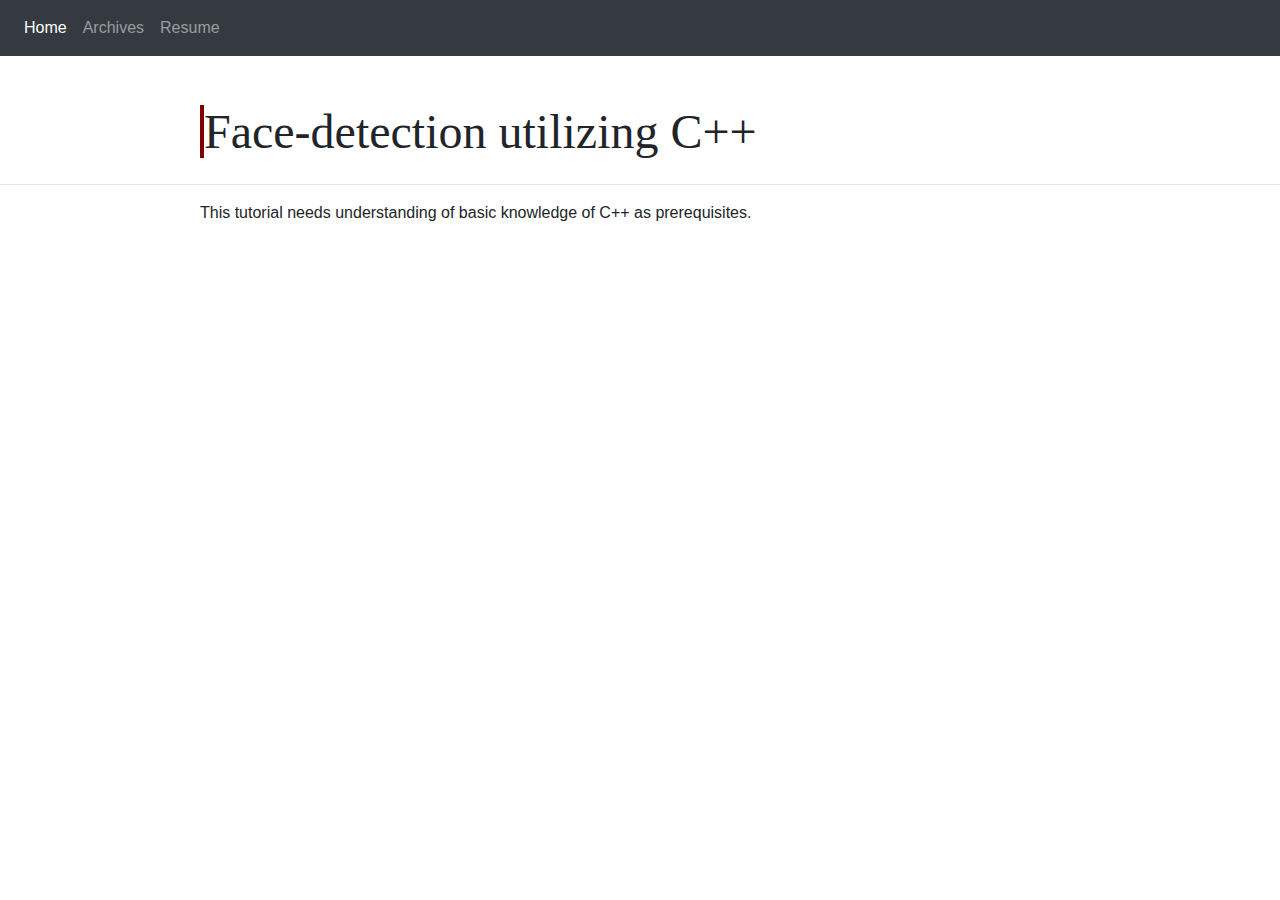
<file: archive/face-detect.html>
<!DOCTYPE html>
<html>
  <head>

  	<style>
      h2 {text-align: center;}
      p {margin-left: 200px;}
      

      .verticalLine {
        border-left: 4px solid maroon;
        height: 50px;
        margin-left: 200px;
        margin-top: 50px;
        margin-right: 3px;
        border-right: 1000px;
      }
    

    </style>
  	

  	<link rel="stylesheet" href="https://stackpath.bootstrapcdn.com/bootstrap/4.5.2/css/bootstrap.min.css">



  	<title>face-detection utilizing C++</title>
  
  	

  </head>
  <body>


  	<nav class="navbar navbar-expand-lg navbar-dark bg-dark">
  <!--a class="navbar-brand" href="#">Navbar</a>-->
  <button class="navbar-toggler" type="button" data-toggle="collapse" data-target="#navbarNavAltMarkup" aria-controls="navbarNavAltMarkup" aria-expanded="false" aria-label="Toggle navigation">
    <span class="navbar-toggler-icon"></span>
  </button>
  <div class="collapse navbar-collapse" id="navbarNavAltMarkup">
    <div class="navbar-nav">
      <a class="nav-item nav-link active" href="http://bitsandbyte.ml">Home <span class="sr-only">(current)</span></a>
      <a class="nav-item nav-link" href="http://bitsandbyte.ml/archive/timeline.html">Archives</a>
      <a class="nav-item nav-link" href="http://bitsandbyte.ml/img/resume.pdf">Resume</a>
      <!--a class="nav-item nav-link disabled" href="#">Disabled</a>-->
    </div>
  </div>
</nav>


	<!--h1 class="verticalLine">Face-detection in C++ (OpenCV)</h1>-->
    <div style="margin-top: 40px;">
       <font face="Times New Roman" size ="8" class="verticalLine">Face-detection utilizing C++</font>
    </div>
  
	<hr>

  <p>
    This tutorial needs understanding of basic knowledge of C++ as prerequisites.
  </p>

  

	

   <script type="text/javascript" src="https://stackpath.bootstrapcdn.com/bootstrap/4.5.2/js/bootstrap.min.js"></script>  	
  </body>

 </html>
</file>
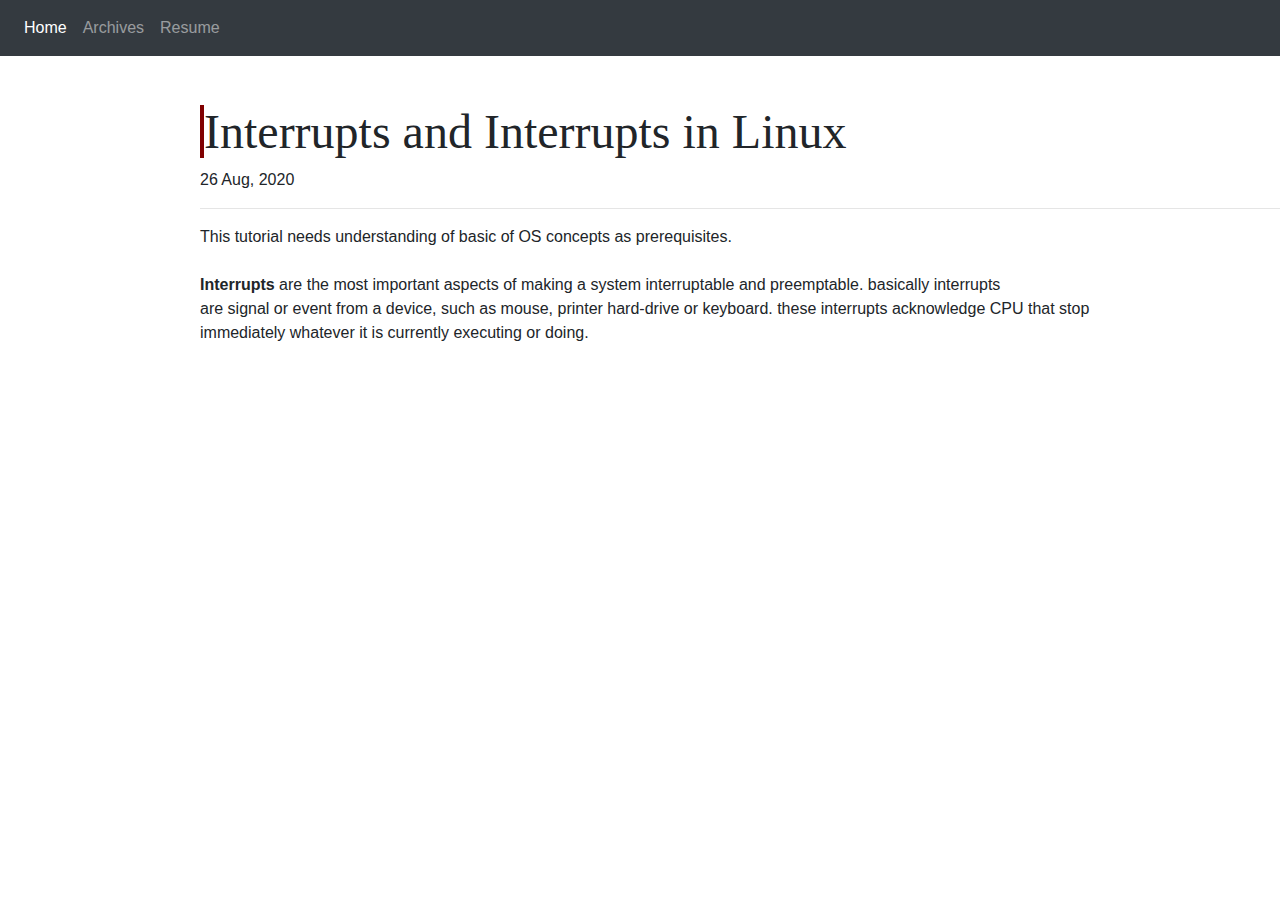
<file: archive/interrupt.html>
<!DOCTYPE html>
<html>
  <head>

  	<style>
      h2 {text-align: center;}
      p {margin-left: 200px;}


      .verticalLine {
        border-left: 4px solid maroon;
        height: 50px;
        margin-left: 200px;
        margin-top: 50px;
        margin-right: 3px;
        border-right: 1000px;
      }

      .lino{
        margin-left:200px;
      }
    

    </style>
  	

  	<link rel="stylesheet" href="https://stackpath.bootstrapcdn.com/bootstrap/4.5.2/css/bootstrap.min.css">



  	<title>Interrups and Linux Interrupts</title>
  
  	

  </head>
  <body>


  	<nav class="navbar navbar-expand-lg navbar-dark bg-dark">
  <!--a class="navbar-brand" href="#">Navbar</a>-->
  <button class="navbar-toggler" type="button" data-toggle="collapse" data-target="#navbarNavAltMarkup" aria-controls="navbarNavAltMarkup" aria-expanded="false" aria-label="Toggle navigation">
    <span class="navbar-toggler-icon"></span>
  </button>
  <div class="collapse navbar-collapse" id="navbarNavAltMarkup">
    <div class="navbar-nav">
      <a class="nav-item nav-link active" href="http://bitsandbyte.ml">Home <span class="sr-only">(current)</span></a>
      <a class="nav-item nav-link" href="http://bitsandbyte.ml/archive/timeline.html">Archives</a>
      <a class="nav-item nav-link" href="http://bitsandbyte.ml/img/resume.pdf">Resume</a>
      <!--a class="nav-item nav-link disabled" href="#">Disabled</a>-->
    </div>
  </div>
</nav>


	<!--h1 class="verticalLine">Malloc in detail and depth</h1>-->
  <div style="margin-top: 40px;">
  <font face="Times New Roman" size ="8" class="verticalLine">Interrupts and Interrupts in Linux</font>
</div>
  
  <p>26 Aug, 2020</p>
	<hr class="lino">

  <p>
    This tutorial needs understanding of basic of OS concepts as prerequisites.
    <br>
    <br>
    <strong>Interrupts</strong> are the most important aspects of making a system interruptable and preemptable.
    basically interrupts <br> are signal or event from a device, such as mouse, printer hard-drive or keyboard. these interrupts acknowledge CPU that stop <br> immediately whatever it is currently executing or doing. 


  </p>
  

	

   <script type="text/javascript" src="https://stackpath.bootstrapcdn.com/bootstrap/4.5.2/js/bootstrap.min.js"></script>  	
  </body>

 </html>
</file>
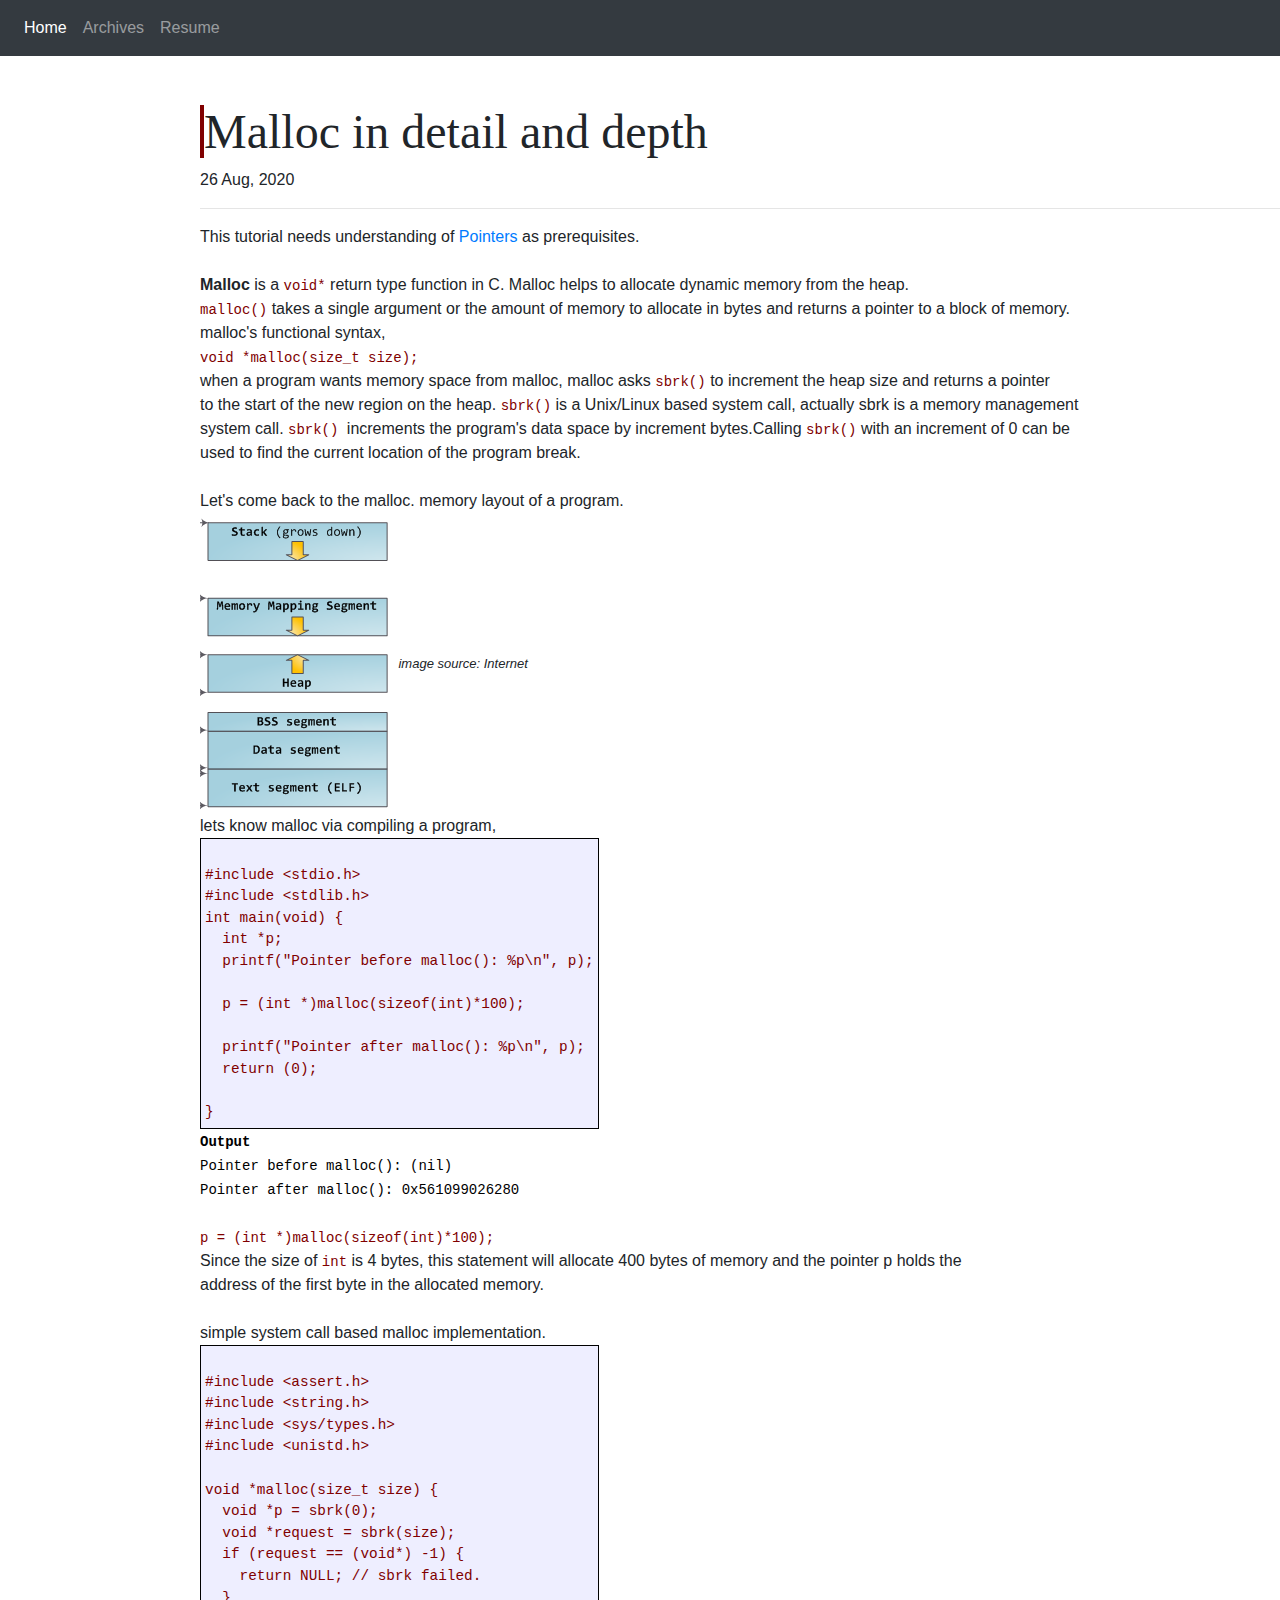
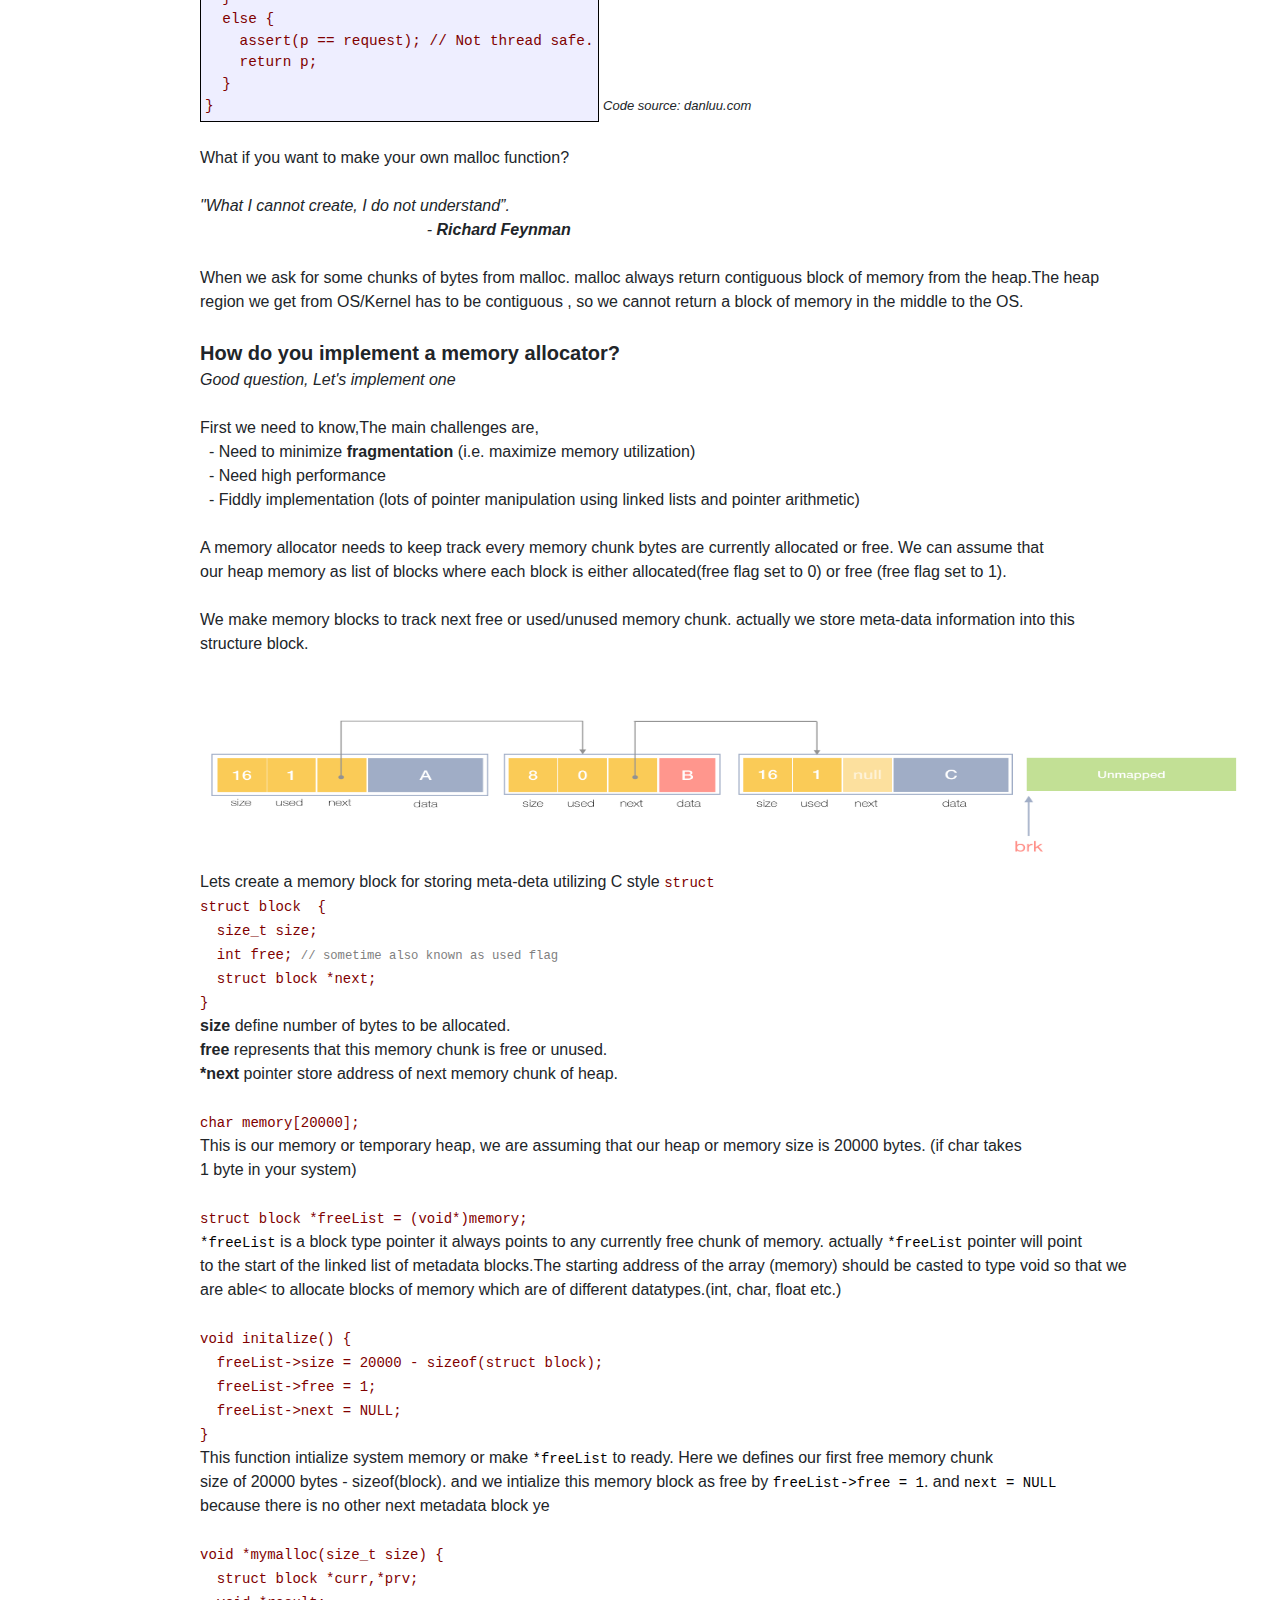
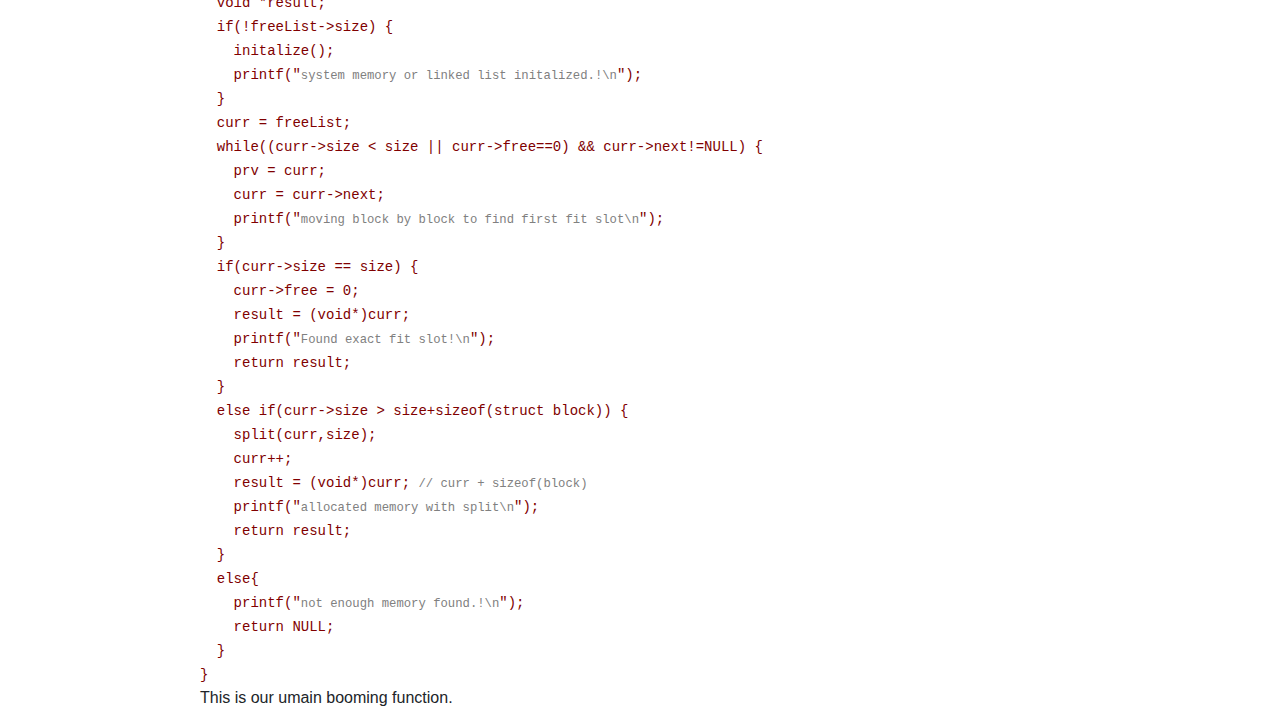
<file: archive/malloc.html>
<!DOCTYPE html>
<html>
  <head>

  	<style>
      h2 {text-align: center;}
      p {margin-left: 200px;}

      .maroon{
        color: maroon;
      }


      .verticalLine {
        border-left: 4px solid maroon;
        height: 50px;
        margin-left: 200px;
        margin-top: 50px;
        margin-right: 3px;
        border-right: 1000px;
      }

      .lino{
        margin-left:200px;
      }

      .codebox {
        border:1px solid black;
        background-color:#EEEEFF;
        white-space: pre-line;
        padding:4px;
        font-size:0.9em;
        display: inline-block;
      }

      @media screen and (max-width: 1280px) {
  .section {
    padding: 100px;
  }
}
@media screen and (max-width: 1024px) {
  .section {
    padding: 50px;
  }
}
@media screen and (max-width: 768px) {
  .section {
    display: block;
  }
}
@media screen and (max-width: 480px) {
  .section {
    padding: 50px 35px;
  }
}
    

    </style>
  	

  	<link rel="stylesheet" href="https://stackpath.bootstrapcdn.com/bootstrap/4.5.2/css/bootstrap.min.css">



  	<title>malloc in detail and depth</title>
  
  	

  </head>
  <body>


  	<nav class="navbar navbar-expand-lg navbar-dark bg-dark">
  <!--a class="navbar-brand" href="#">Navbar</a>-->
  <button class="navbar-toggler" type="button" data-toggle="collapse" data-target="#navbarNavAltMarkup" aria-controls="navbarNavAltMarkup" aria-expanded="false" aria-label="Toggle navigation">
    <span class="navbar-toggler-icon"></span>
  </button>
  <div class="collapse navbar-collapse" id="navbarNavAltMarkup">
    <div class="navbar-nav">
      <a class="nav-item nav-link active" href="http://bitsandbyte.ml">Home <span class="sr-only">(current)</span></a>
      <a class="nav-item nav-link" href="http://bitsandbyte.ml/archive/timeline.html">Archives</a>
      <a class="nav-item nav-link" href="http://bitsandbyte.ml/img/resume.pdf">Resume</a>
      <!--a class="nav-item nav-link disabled" href="#">Disabled</a>-->
    </div>
  </div>
</nav>


	<!--h1 class="verticalLine">Malloc in detail and depth</h1>-->
  <div style="margin-top: 40px;">
  <font face="Times New Roman" size ="8" class="verticalLine">Malloc in detail and depth</font>
</div>
  
  <p>26 Aug, 2020</p>
	<hr class="lino">

  <p>
    This tutorial needs understanding of <a href="https://www.cprogramming.com/tutorial/c/lesson6.html">Pointers</a> as prerequisites.
    <br>
    <br>
    <strong>Malloc</strong> is a <code class="maroon">void*</code> return type function in C. Malloc helps to allocate dynamic memory from the heap. 
    <br>
    <code class="maroon">malloc()</code> takes a single argument or the amount of memory to allocate in bytes and returns a pointer to a block of memory.<br>
    malloc's functional syntax, <br>
    <code class="maroon">void *malloc(size_t size);</code> <br>
    when a program wants memory space from malloc, malloc asks <code class="maroon" code>sbrk()</code> to increment the heap size and returns a pointer<br> to the start of the new region on the heap.
    <code class="maroon">sbrk()</code> is a Unix/Linux based system call, actually sbrk is a memory management<br> system call.  
    <code class="maroon">sbrk() </code>increments the program's data space by increment bytes.Calling <code class="maroon">sbrk()</code> with an increment of 0 can be <br>used to find the current location of the program break.<br>
    <br>
    Let's come back to the malloc.
    memory layout of a program.
    <br>
    <img src="images/heap.png"></img>
    <i style="font-size: 13px">image source: Internet</i>
    <br>
    lets know malloc via compiling a program,
    <br>
    
    
   

      <code class="codebox" style="color:maroon">
        #include &ltstdio.h&gt
        #include &ltstdlib.h&gt
        int main(void) {
          &nbsp int *p;
          &nbsp printf("Pointer before malloc(): %p\n", p);<br>
          &nbsp p = (int *)malloc(sizeof(int)*100);<br>
          &nbsp printf("Pointer after malloc(): %p\n", p);  <br>  &nbsp return (0);<br>
      }  </code>

       <!-- i style="font-size: 13px;">code taken from jraleman's Medium article</i>-->

    <br>
    <code style="color:black">
      <strong>Output</strong><br>
     Pointer before malloc(): (nil)<br>
      Pointer after malloc(): 0x561099026280


    </code>
    <br>
    <br>
    <code  style="color:maroon;">
      p = (int *)malloc(sizeof(int)*100);
    </code>
    <br>

    Since the size of <code class="maroon">int</code> is 4 bytes, this statement will allocate 400 bytes of memory and the pointer p holds the <br>address of the first byte in the allocated memory.

    <br>
    <br>
   simple system call based malloc implementation.
   <br>

     <code class="codebox" style="color:maroon">
      #include &ltassert.h&gt
      #include &ltstring.h&gt
          #include &ltsys/types.h&gt
        #include &ltunistd.h&gt

  void *malloc(size_t size) {
   &nbsp void *p = sbrk(0);
   &nbsp void *request = sbrk(size);
   &nbsp if (request == (void*) -1) {
   &nbsp  &nbsp   return NULL; // sbrk failed.
   &nbsp } 
    &nbsp else {
   &nbsp  &nbsp  assert(p == request); // Not thread safe.
      &nbsp &nbsp return p;
  &nbsp  }
  }
      </code> 
      <i style="font-size: 13px">Code source: danluu.com</i>

      <br>
      <br>

      What if you want to make your own malloc function?
      <br>
      <br>
      <i > "What I cannot create, I do not understand”.
        <br> 
      &nbsp &nbsp &nbsp  &nbsp  &nbsp  &nbsp  &nbsp  &nbsp  &nbsp  &nbsp  &nbsp  &nbsp  &nbsp  &nbsp  &nbsp &nbsp  &nbsp &nbsp &nbsp &nbsp &nbsp &nbsp &nbsp &nbsp &nbsp &nbsp-<strong> Richard Feynman</strong></i>
      <br>
      <br>


      When we ask for some chunks of bytes from malloc. malloc always return contiguous block of memory from the heap.The heap <br>region we get from OS/Kernel has to be contiguous , so we cannot return a block of memory in the middle to the OS.
      <br>
      <br>

      <strong style="font-size: 20px;">How do you implement a memory allocator?</strong>
      <br>
      <i>Good question, Let's implement one</i>
      <br>
      <br>
      First we need to know,The main challenges are,<br>
      &nbsp - Need to minimize <strong>fragmentation</strong> (i.e. maximize memory utilization)<br>
      &nbsp - Need high performance<br>
      &nbsp - Fiddly implementation (lots of pointer manipulation using linked lists and pointer arithmetic)

      <br>
      <br>
      A memory allocator needs to keep track every memory chunk bytes are currently allocated or free. We can assume that <br>our heap memory as list of blocks where each block is either allocated(free flag set to 0)  or free (free flag set to 1).

      <br>
      <br>
      We make memory blocks to track next free or used/unused memory chunk. actually we store meta-data information into this <br> structure block.
      <br>
      <br>
         <img style="width:1050px;height:190px;" src="images/memory_block.png" alt="memory_block for meta-data"></img>

      <br>
      
      Lets create a memory block for storing meta-deta utilizing C style <Code style="color:maroon">struct</Code>
      <br>
  
      <code style="color:maroon">
        struct block &nbsp{<br>
        &nbsp size_t size;<br>
        &nbsp int free;  <code style="color:grey">// sometime also known as used flag</code><br>
        &nbsp struct block *next;<br>
      }
      </code>
      <br> 
      <strong>size</strong> define number of bytes to be allocated. <br>
      <strong>free</strong> represents that this memory chunk is free or unused. <br>
      <strong>*next</strong> pointer store address of next memory chunk of heap. <br>

      <br>
      <code class="maroon">
        char memory[20000];
      </code>
      <br>
      This is our memory or temporary heap, we are assuming that our heap or memory size is 20000 bytes. (if char takes <br> 1 byte in your system)
   
      <br>
      <br>
      <code class="maroon">struct block *freeList = (void*)memory;</code>
      <br> <code style="color: black">*freeList</code> is a block type pointer it always points to any currently free chunk of memory. actually <code style="color: black">*freeList</code> pointer will point<br> to the start of the linked list of metadata blocks.The starting address of the array (memory) should be casted to type void so that we <br>are able< to allocate blocks of memory which are of different datatypes.(int, char, float etc.)

      <br>
      <br> 
      <code class="maroon"> 
                 void initalize() {<br>
            &nbsp freeList->size = 20000 - sizeof(struct block);<br>
            &nbsp     freeList->free = 1; <br>
          &nbsp freeList->next = NULL;<br>
            }
      </code>
      <br>
      This function intialize system memory or make <code style="color: black">*freeList</code> to ready.
      Here we defines our first free memory chunk<br> size of 20000 bytes - sizeof(block). and we intialize 
      this memory block as free by  <code style="color: black">freeList->free = 1</code>. and  <code style="color: black">next = NULL</code><br> because there is no other next metadata block ye
      <br>
      <br>
      <code class="maroon">
        void *mymalloc(size_t size) {<br>

  &nbsp struct block *curr,*prv; <br>
  &nbsp void *result;<br>

  &nbsp if(!freeList->size) {<br>
   &nbsp &nbsp  initalize();<br>
   &nbsp &nbsp  printf("<code style="color:grey">system memory or linked list initalized.!\n</code>");<br>
  &nbsp }<br>

&nbsp  curr = freeList;<br>

  &nbsp while((curr->size < size || curr->free==0) && curr->next!=NULL) {<br>
  &nbsp &nbsp  prv = curr; <br>
   &nbsp &nbsp curr = curr->next; <br>
   &nbsp &nbsp printf("<code style="color:grey">moving block by block to find first fit slot\n</code>"); <br>
  &nbsp } <br>
 
  &nbsp if(curr->size == size) { <br>
   &nbsp &nbsp  curr->free = 0; <br>

   &nbsp  &nbsp result = (void*)curr; <br>

   &nbsp &nbsp  printf("<code style="color:grey">Found exact fit slot!\n</code>"); <br>
   &nbsp &nbsp  return result; <br>

 &nbsp  } <br>
 &nbsp  else if(curr->size > size+sizeof(struct block)) { <br>
 &nbsp &nbsp    split(curr,size); <br>
  &nbsp &nbsp   curr++; <br>
  &nbsp &nbsp  result = (void*)curr; <code style="color:grey"> // curr + sizeof(block)</code> <br>
 
  &nbsp &nbsp  printf("<code style="color:grey">allocated memory with split\n</code>"); <br>
 &nbsp &nbsp   return result; <br>

 &nbsp } <br>
 &nbsp else{ <br>
  &nbsp &nbsp  printf("<code style="color:grey">not enough memory found.!\n</code>"); <br>
   &nbsp &nbsp return NULL; <br>
  &nbsp }<br>

}<br>
</code>
This is our umain booming function.




  </p>
  

	

   <script type="text/javascript" src="https://stackpath.bootstrapcdn.com/bootstrap/4.5.2/js/bootstrap.min.js"></script>  	
  </body>

 </html>
</file>
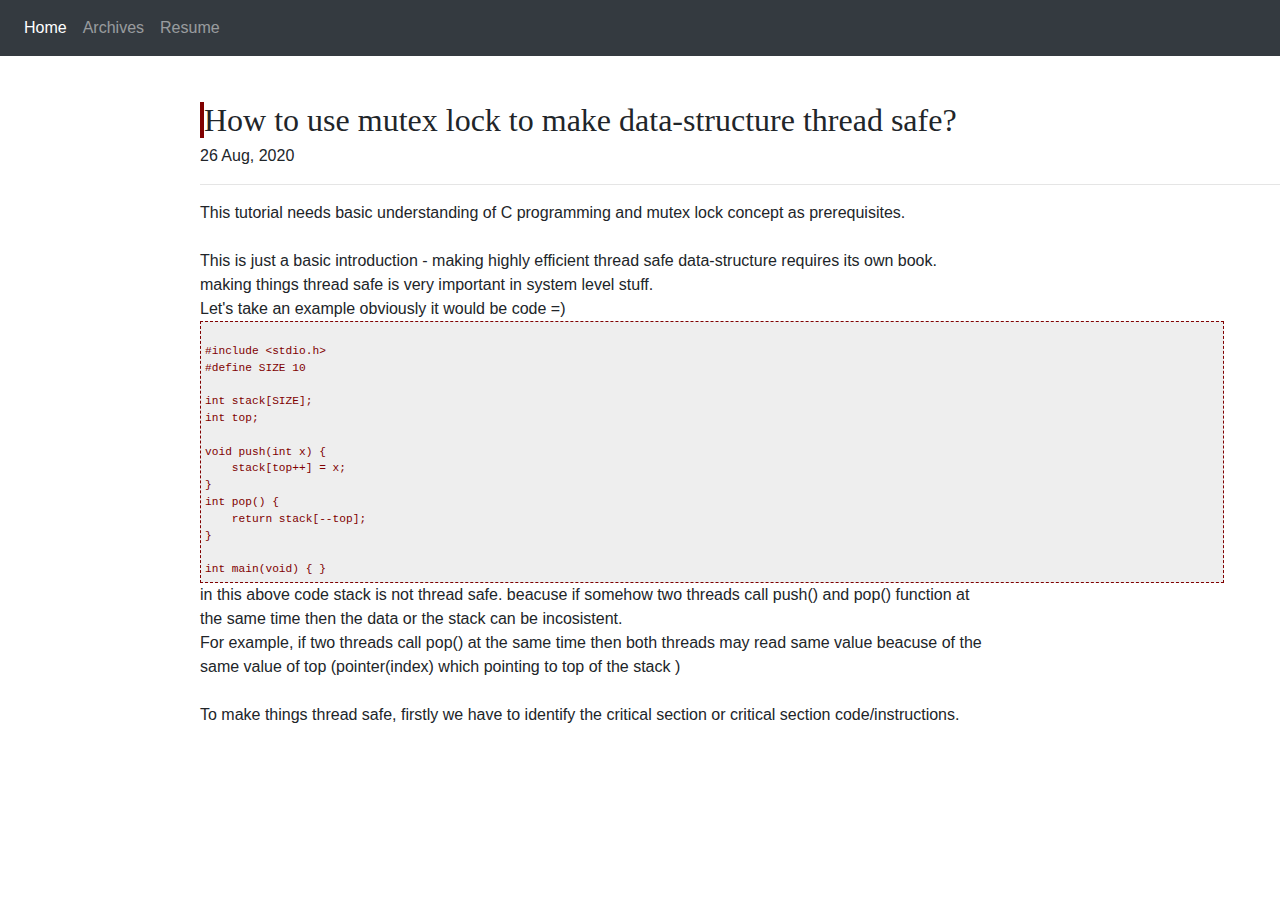
<file: archive/thread_safe_ds.html>
<!DOCTYPE html>
<html>
  <head>

  	<style>
      h2 {text-align: center;}
      p {margin-left: 200px;}

      .maroon{
        color: maroon;
      }


      .verticalLine {
        border-left: 4px solid maroon;
        height: 50px;
        margin-left: 200px;
        margin-top: 50px;
        margin-right: 3px;
        border-right: 1000px;
      }

      .lino{
        margin-left:200px;
      }

      .codebox {
        border:1px dashed;
        background-color:#EEE;
        white-space: pre-line;
        padding:4px;
        font-size:0.7em;
        display: inline-block;
        width:80vw;
      }

      @media screen and (max-width: 1280px) {
  .section {
    padding: 100px;
  }
}
@media screen and (max-width: 1024px) {
  .section {
    padding: 50px;
  }
}
@media screen and (max-width: 768px) {
  .section {
    display: block;
  }
}
@media screen and (max-width: 480px) {
  .section {
    padding: 50px 35px;
  }
}
    

    </style>
  	

  	<link rel="stylesheet" href="https://stackpath.bootstrapcdn.com/bootstrap/4.5.2/css/bootstrap.min.css">



  	<title>How to use mutex lock to make data-structure thread safe?</title>

  
  	

  </head>
  <body>


  	<nav class="navbar navbar-expand-lg navbar-dark bg-dark">
  <!--a class="navbar-brand" href="#">Navbar</a>-->
  <button class="navbar-toggler" type="button" data-toggle="collapse" data-target="#navbarNavAltMarkup" aria-controls="navbarNavAltMarkup" aria-expanded="false" aria-label="Toggle navigation">
    <span class="navbar-toggler-icon"></span>
  </button>
  <div class="collapse navbar-collapse" id="navbarNavAltMarkup">
    <div class="navbar-nav">
      <a class="nav-item nav-link active" href="http://bitsandbyte.ml">Home <span class="sr-only">(current)</span></a>
      <a class="nav-item nav-link" href="http://bitsandbyte.ml/archive/timeline.html">Archives</a>
      <a class="nav-item nav-link" href="http://bitsandbyte.ml/img/resume.pdf">Resume</a>
      <!--a class="nav-item nav-link disabled" href="#">Disabled</a>-->
    </div>
  </div>
</nav>


	<!--h1 class="verticalLine">Malloc in detail and depth</h1>-->
  <div style="margin-top: 40px;">
  <font face="Times New Roman" size ="6" class="verticalLine">How to use mutex lock to make data-structure thread safe?</font>
</div>
  
  <p>26 Aug, 2020</p>
	<hr class="lino">

  <p>
    This tutorial needs basic understanding of C programming and mutex lock concept as prerequisites.
    <br>
    <br>

    This is just a basic introduction - making highly efficient thread safe data-structure requires its own book. <br>making things thread safe is very important in system level stuff.
    <br>
    Let's take an example obviously it would be code =)
    <br>
      <code  class="codebox" style="color:maroon">
        #include &ltstdio.h&gt 
        #define SIZE 10

        int stack[SIZE];
        int top;<br>
        void push(int x) { 
          &nbsp   &nbsp stack[top++] = x; 
        }
        int pop() {
          &nbsp &nbsp return stack[--top];
        }

        int main(void) { }
          </code>
          <br>
        in this above code stack is not thread safe. beacuse if somehow two threads call push() and pop() function at <br>
        the same time then the data or the stack can be incosistent.<br>
        For example, if two threads call pop() at the same time then both threads  may read same value beacuse of the <br>same value 
        of top (pointer(index) which pointing to top of the stack )<br><br>

        To make things thread safe, firstly we have to identify the critical section or critical section code/instructions.

  </p>
  

	

   <script type="text/javascript" src="https://stackpath.bootstrapcdn.com/bootstrap/4.5.2/js/bootstrap.min.js"></script>  	
  </body>

 </html>
</file>
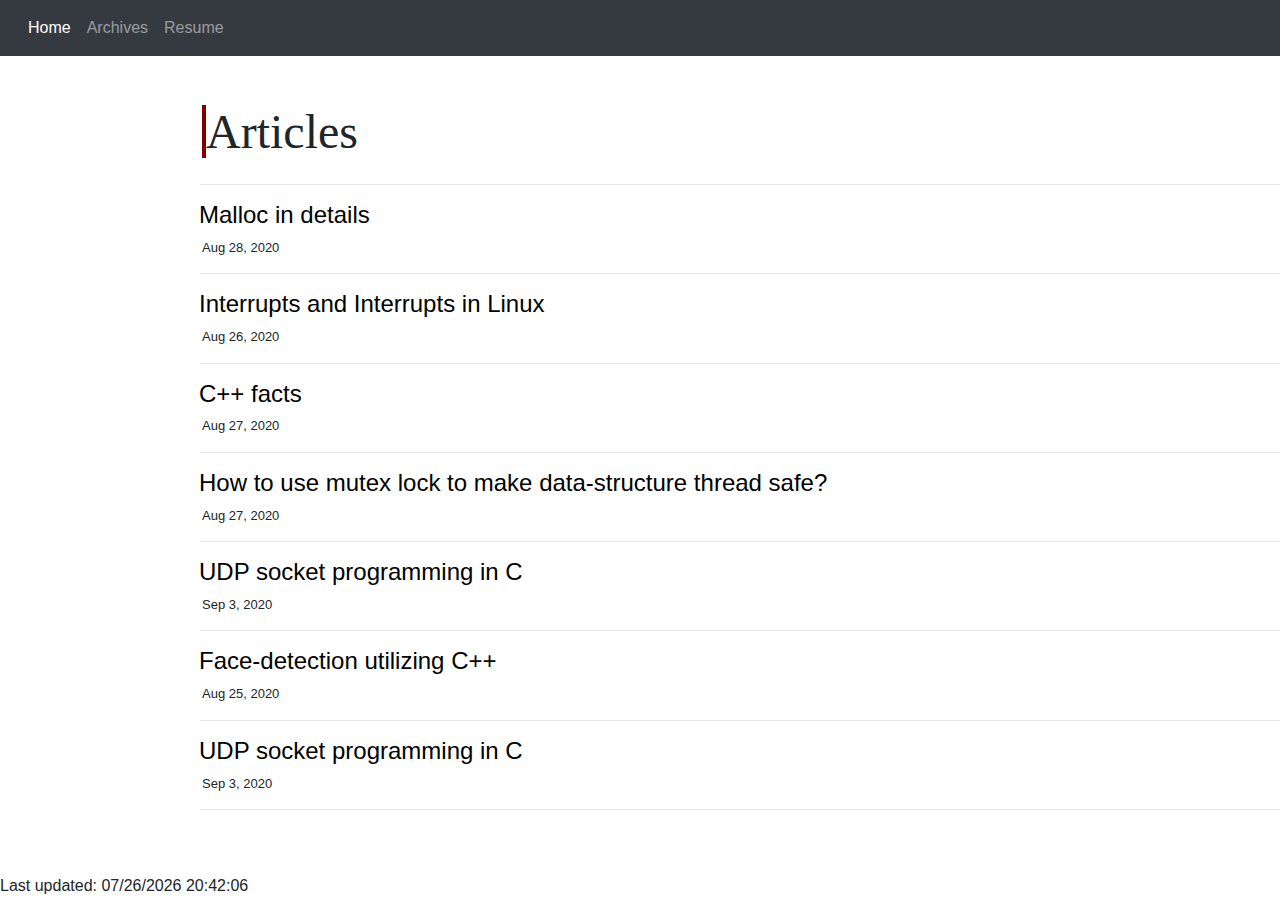
<file: archive/timeline.html>
<!DOCTYPE html>
<html>
  <head>

  	<style>
	
	
      h1 {
      	
      	margin-right: 20px;
      		}
      h2 {
      	margin-left: 1000px;
      }
      h4{
      	margin-left: 197px;
      }
      div{
      	margin-left: 2px;
      }
      p {margin-left: 200px;}
      

      .verticalLine {
        border-left: 4px solid maroon;
        height: 45px;
        margin-left: 200px;
        margin-top: 50px;
        margin-right: 3px;
        border-right: 10px;
      }
      .date{
      	font-size: 13px;
      }
     
      a.ex1:hover{
      	color: maroon;
      } 
      a.ex1:active {color: maroon;}

      .lino{
        margin-left:200px;
      }
      .updateDate{
      	text-align: center;
      }
     	    
     #footer {
  			 position: fixed;
    		bottom: 0;
    		width: 100%;
		}
	#center {
    	width: 500px;
    	margin: 0 auto;
    	font-size: 13px;
	}
	.last-updated {
    font-size: small;
    text-transform: uppercase;
    background-color: #fffdd4;
} 
    

    </style>



  	

  	<link rel="stylesheet" href="https://stackpath.bootstrapcdn.com/bootstrap/4.5.2/css/bootstrap.min.css">



  	<title>Archive</title>
  
  	

  </head>
  <body>


  	<nav class="navbar navbar-expand-lg navbar-dark bg-dark">
  <!--a class="navbar-brand" href="#">Navbar</a>-->
  <button class="navbar-toggler" type="button" data-toggle="collapse" data-target="#navbarNavAltMarkup" aria-controls="navbarNavAltMarkup" aria-expanded="false" aria-label="Toggle navigation">
    <span class="navbar-toggler-icon"></span>
  </button>
  <div class="collapse navbar-collapse" id="navbarNavAltMarkup">
    <div class="navbar-nav" style="">
      <a class="nav-item nav-link active" href="http://bitsandbyte.ml">Home </a>
      <a class="nav-item nav-link" href="http://bitsandbyte.ml/archive/timeline.html">Archives<span class="sr-only">(current)</span> </a>
      <a class="nav-item nav-link" href="http://bitsandbyte.ml/img/resume.pdf">Resume</a>
      <!--a class="nav-item nav-link disabled" href="#">Disabled</a>-->
    </div>
  </div>
</nav>


	<div style="margin-top:40px;">
	<font face="Times New Roman" size ="8" class="verticalLine">Articles</font>
	</div>
	<hr class="lino">
	

	<div>
		<a  class="ex1" href="malloc.html"><h4 style="color:black">Malloc in details</h4></a>
	</div>
	<div>
		<p class="date">Aug 28, 2020</p>
	</div>

	<hr class="lino">


	<div>
		<a class="ex1" href="interrupt.html"><h4 style="color:black">Interrupts and Interrupts in Linux</h4></a>
	</div>
	<div>
		<p class="date">Aug 26, 2020</p>
	</div>
	<hr class="lino">


  <div>
    <a class="ex1" href="c++.html"><h4 style="color:black">C++ facts</h4></a>
  </div>
  <div>
    <p class="date">Aug 27, 2020</p>
  </div>
  <hr class="lino">

  <div>
    <a class="ex1" href="thread_safe_ds.html"><h4 style="color:black">How to use mutex lock to make data-structure thread safe?</h4></a>
  </div>
  <div>
    <p class="date">Aug 27, 2020</p>
  </div>
  <hr class="lino">

  <div>
    <a class="ex1" href="udp.html"><h4 style="color:black">UDP socket programming in C</h4></a>
  </div>
  <div>
    <p class="date">Sep 3, 2020</p>
  </div>
  <hr class="lino">


	<div>
		<a class="ex1" href="face-detect.html"><h4 style="color:black">Face-detection utilizing C++</h4></a>
	</div>
	<div>
		<p class="date">Aug 25, 2020</p>
	</div>
	<hr class="lino">

	<div>
		<a class="ex1" href="udp.html"><h4 style="color:black">UDP socket programming in C</h4></a>
	</div>
	<div>
		<p class="date">Sep 3, 2020</p>
	</div>
	<hr class="lino">





	

	
	<!--div id="footer">
        <div id="center">
           Last update Sep 4,2020 
        </div>
    </div>-->
    


   <script type="text/javascript" src="https://stackpath.bootstrapcdn.com/bootstrap/4.5.2/js/bootstrap.min.js"></script>
   <script type="text/javascript"> 
        var myDate = new Date(); 
        var myDay = myDate.getDay(); 
        
        // Array of days. 
        var weekday = ['Sunday', 'Monday', 'Tuesday', 
            'Wednesday', 'Thursday', 'Friday', 'Saturday' 
        ]; 
       
        document.write("<br/>"); 
         document.write("<br/>"); 


        
      var x =  document.write("Last updated: "+document.lastModified); 
      document.getElementById("demo").innerHTML = x;
        

        /*document.write("<div id="footer">");
        document.write("<div id="center">");
          document.write("Last updated: "+document.lastModified);
       document.write("</div>");
        document.write("</div>");
    */
        
        // et hour value. 
        
    </script> 	
  </body>

 </html>
</file>
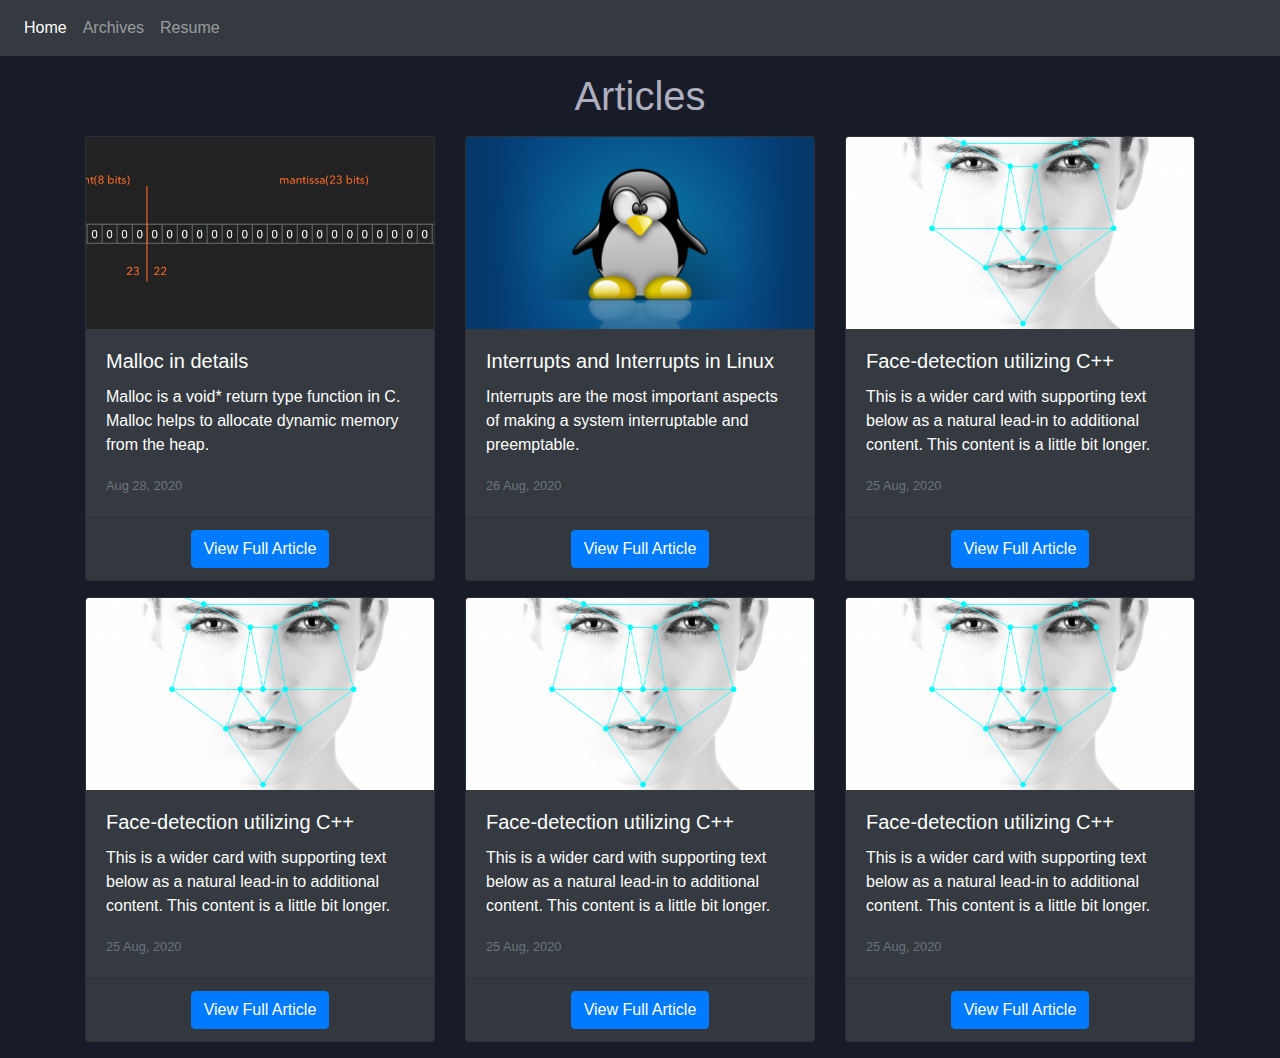
<file: archive/timeline_new.html>
<!DOCTYPE html>
<html lang="en">
<head>
  <meta charset="UTF-8">
  <meta name="viewport" content="width=device-width, initial-scale=1.0">
  <!-- Bootstrap CSS CDN -->
  <link rel="stylesheet" href="https://stackpath.bootstrapcdn.com/bootstrap/4.5.2/css/bootstrap.min.css" integrity="sha384-JcKb8q3iqJ61gNV9KGb8thSsNjpSL0n8PARn9HuZOnIxN0hoP+VmmDGMN5t9UJ0Z" crossorigin="anonymous">

  <link rel="stylesheet" href="./timeline.css">

  <title>Timeline | New</title>
</head>
<body>

  <!-- Navbar Start -->
  <nav class="navbar navbar-expand-lg navbar-dark bg-dark">
    <button class="navbar-toggler" type="button" data-toggle="collapse" data-target="#navbarNavAltMarkup" aria-controls="navbarNavAltMarkup" aria-expanded="false" aria-label="Toggle navigation">
      <span class="navbar-toggler-icon"></span>
    </button>
    <div class="collapse navbar-collapse" id="navbarNavAltMarkup">
      <div class="navbar-nav">
        <a class="nav-item nav-link active" href="index.html">Home <span class="sr-only">(current)</span></a>
        <a class="nav-item nav-link" href="archive/timeline.html">Archives</a>
        <a class="nav-item nav-link" href="img/resume.pdf">Resume</a>
      </div>
    </div>
  </nav>
  <!-- Navbar Ends -->

  <h1 class="heading">Articles</h1>

  <div class="container">

    <!-- First row of articles -->
    <div class="card-deck">
        <div class="card mb-3 text-white bg-dark" style="max-width: 540px;">
          <img src="./images/malloc.png" class="card-img-top" alt="memory_image">
          <div class="card-body">
            <h5 class="card-title">Malloc in details</h5>
            <p class="card-text">Malloc is a void* return type function in C. Malloc helps to allocate dynamic memory from the heap.</p>
            <p class="card-text"><small class="text-muted">Aug 28, 2020</small></p>
          </div>
          <div class="card-footer text-center">
            <a href="./malloc.html"><button class="btn btn-primary">View Full Article</button></a>
          </div>
      </div>
        <div class="card mb-3 text-white bg-dark" style="max-width: 540px;">
          <img src="./images/intrrupt_linux.jpg" class="card-img-top" alt="linux_mascot">
          <div class="card-body">
            <h5 class="card-title">Interrupts and Interrupts in Linux</h5>
            <p class="card-text">Interrupts are the most important aspects of making a system interruptable and preemptable.</p>
            <p class="card-text"><small class="text-muted">26 Aug, 2020</small></p>
          </div>
          <div class="card-footer text-center">
            <a href="./interrupt.html"><button class="btn btn-primary">View Full Article</button></a>
          </div>
        </div>

        <div class="card mb-3 text-white bg-dark" style="max-width: 540px;">
          <img src="./images/face_detection.png" class="card-img-top" alt="face_detection_woman">
          <div class="card-body">
            <h5 class="card-title">Face-detection utilizing C++</h5>
            <p class="card-text">This is a wider card with supporting text below as a natural lead-in to additional content. This content is a little bit longer.</p>
            <p class="card-text"><small class="text-muted">25 Aug, 2020</small></p>
          </div>
          <div class="card-footer text-center">
            <a href="./face-detect.html"><button class="btn btn-primary">View Full Article</button></a>
          </div>
        </div>
    </div>
    <!-- end of first row of articles -->

    <!-- second row of articles -->
    <div class="card-deck">
      <div class="card mb-3 text-white bg-dark" style="max-width: 540px;">
        <img src="./images/face_detection.png" class="card-img-top" alt="face_detection_woman">
        <div class="card-body">
          <h5 class="card-title">Face-detection utilizing C++</h5>
          <p class="card-text">This is a wider card with supporting text below as a natural lead-in to additional content. This content is a little bit longer.</p>
          <p class="card-text"><small class="text-muted">25 Aug, 2020</small></p>
        </div>
        <div class="card-footer text-center">
          <a href="./face-detect.html"><button class="btn btn-primary">View Full Article</button></a>
        </div>
      </div>

      <div class="card mb-3 text-white bg-dark" style="max-width: 540px;">
        <img src="./images/face_detection.png" class="card-img-top" alt="face_detection_woman">
        <div class="card-body">
          <h5 class="card-title">Face-detection utilizing C++</h5>
          <p class="card-text">This is a wider card with supporting text below as a natural lead-in to additional content. This content is a little bit longer.</p>
          <p class="card-text"><small class="text-muted">25 Aug, 2020</small></p>
        </div>
        <div class="card-footer text-center">
          <a href="./face-detect.html"><button class="btn btn-primary">View Full Article</button></a>
        </div>
      </div>

      <div class="card mb-3 text-white bg-dark" style="max-width: 540px;">
        <img src="./images/face_detection.png" class="card-img-top" alt="face_detection_woman">
        <div class="card-body">
          <h5 class="card-title">Face-detection utilizing C++</h5>
          <p class="card-text">This is a wider card with supporting text below as a natural lead-in to additional content. This content is a little bit longer.</p>
          <p class="card-text"><small class="text-muted">25 Aug, 2020</small></p>
        </div>
        <div class="card-footer text-center">
          <a href="./face-detect.html"><button class="btn btn-primary">View Full Article</button></a>
        </div>
      </div>

    </div>
    <!-- end of second row -->
  </div>

  <!-- Bootstrap JavaScript and jQuery CDN -->
  <script src="https://code.jquery.com/jquery-3.5.1.slim.min.js" integrity="sha384-DfXdz2htPH0lsSSs5nCTpuj/zy4C+OGpamoFVy38MVBnE+IbbVYUew+OrCXaRkfj" crossorigin="anonymous"></script>
  <script src="https://cdn.jsdelivr.net/npm/popper.js@1.16.1/dist/umd/popper.min.js" integrity="sha384-9/reFTGAW83EW2RDu2S0VKaIzap3H66lZH81PoYlFhbGU+6BZp6G7niu735Sk7lN" crossorigin="anonymous"></script>
  <script src="https://stackpath.bootstrapcdn.com/bootstrap/4.5.2/js/bootstrap.min.js" integrity="sha384-B4gt1jrGC7Jh4AgTPSdUtOBvfO8shuf57BaghqFfPlYxofvL8/KUEfYiJOMMV+rV" crossorigin="anonymous"></script>
</body>
</html>
</file>
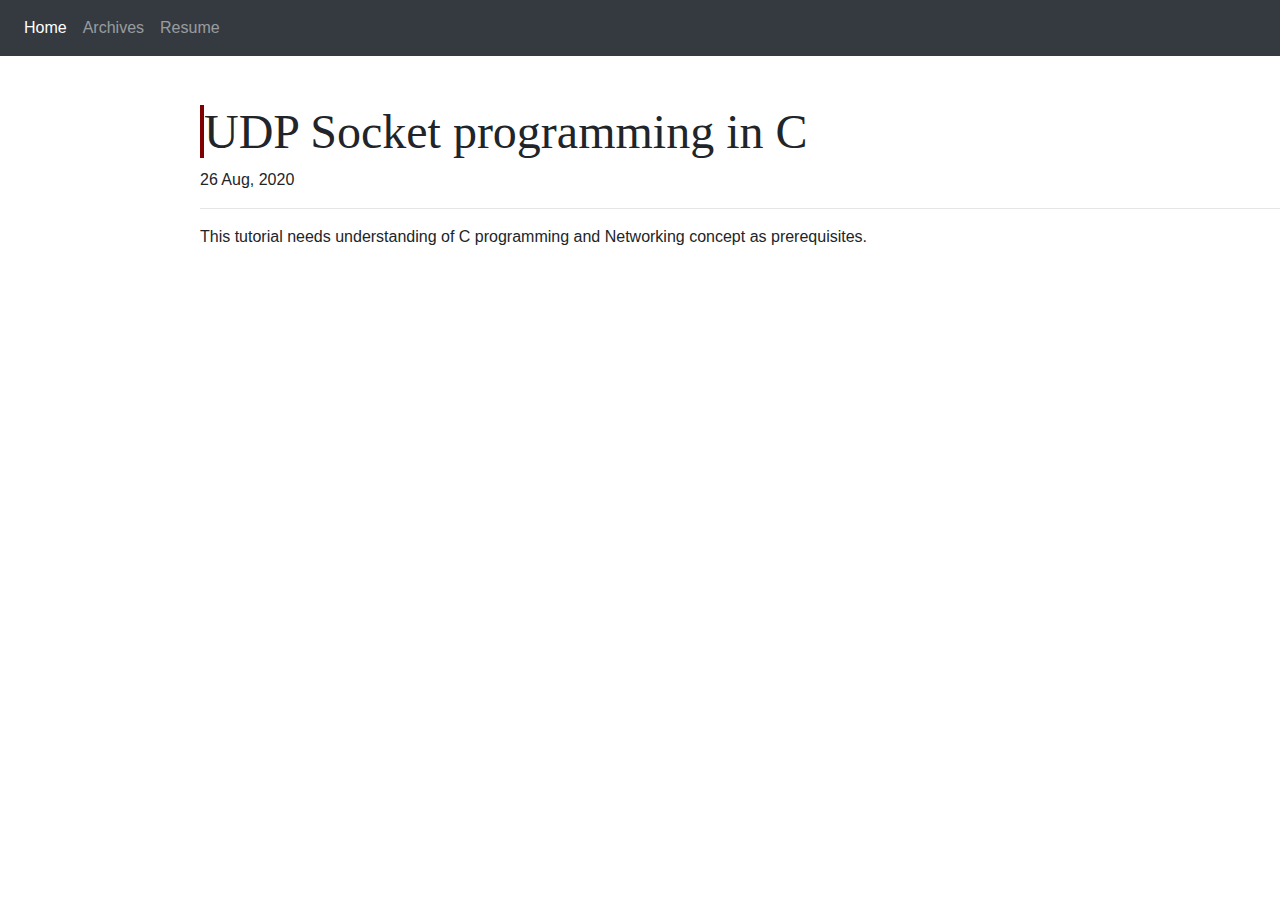
<file: archive/udp.html>
<!DOCTYPE html>
<html>
  <head>

  	<style>
      h2 {text-align: center;}
      p {margin-left: 200px;}

      .maroon{
        color: maroon;
      }


      .verticalLine {
        border-left: 4px solid maroon;
        height: 50px;
        margin-left: 200px;
        margin-top: 50px;
        margin-right: 3px;
        border-right: 1000px;
      }

      .lino{
        margin-left:200px;
      }

      .codebox {
        border:1px solid black;
        background-color:#EEEEFF;
        white-space: pre-line;
        padding:4px;
        font-size:0.9em;
        display: inline-block;
      }

      @media screen and (max-width: 1280px) {
  .section {
    padding: 100px;
  }
}
@media screen and (max-width: 1024px) {
  .section {
    padding: 50px;
  }
}
@media screen and (max-width: 768px) {
  .section {
    display: block;
  }
}
@media screen and (max-width: 480px) {
  .section {
    padding: 50px 35px;
  }
}
    

    </style>
  	

  	<link rel="stylesheet" href="https://stackpath.bootstrapcdn.com/bootstrap/4.5.2/css/bootstrap.min.css">



  	<title>UDP socket programming</title>
  
  	

  </head>
  <body>


  	<nav class="navbar navbar-expand-lg navbar-dark bg-dark">
  <!--a class="navbar-brand" href="#">Navbar</a>-->
  <button class="navbar-toggler" type="button" data-toggle="collapse" data-target="#navbarNavAltMarkup" aria-controls="navbarNavAltMarkup" aria-expanded="false" aria-label="Toggle navigation">
    <span class="navbar-toggler-icon"></span>
  </button>
  <div class="collapse navbar-collapse" id="navbarNavAltMarkup">
    <div class="navbar-nav">
      <a class="nav-item nav-link active" href="http://bitsandbyte.ml">Home <span class="sr-only">(current)</span></a>
      <a class="nav-item nav-link" href="http://bitsandbyte.ml/archive/timeline.html">Archives</a>
      <a class="nav-item nav-link" href="http://bitsandbyte.ml/img/resume.pdf">Resume</a>
      <!--a class="nav-item nav-link disabled" href="#">Disabled</a>-->
    </div>
  </div>
</nav>


	<!--h1 class="verticalLine">Malloc in detail and depth</h1>-->
  <div style="margin-top: 40px;">
  <font face="Times New Roman" size ="8" class="verticalLine">UDP Socket programming in C</font>
</div>
  
  <p>26 Aug, 2020</p>
	<hr class="lino">

  <p>
    This tutorial needs understanding of C programming and Networking concept as prerequisites.
    <br>
    

  </p>
  

	

   <script type="text/javascript" src="https://stackpath.bootstrapcdn.com/bootstrap/4.5.2/js/bootstrap.min.js"></script>  	
  </body>

 </html>
</file>
<file: archive/timeline.css>
html, body {
  margin: 0 auto;
  background-color: #171c28;
  color: #afafbf;
}

.heading {
  text-align: center;
  margin: 1rem;
}

.card-img-top {
  width: 100%;
  height: 15vw;
  object-fit: cover;
}

@media only screen and (max-width: 900px) {
  .card-img-top {
    width: 100%;
    height: 25vw;
    object-fit: cover;
  }
}

@media only screen and (max-width: 400px) {
  .card-img-top {
    width: 100%;
    height: 50vw;
    object-fit: cover;
  }
}
</file>
